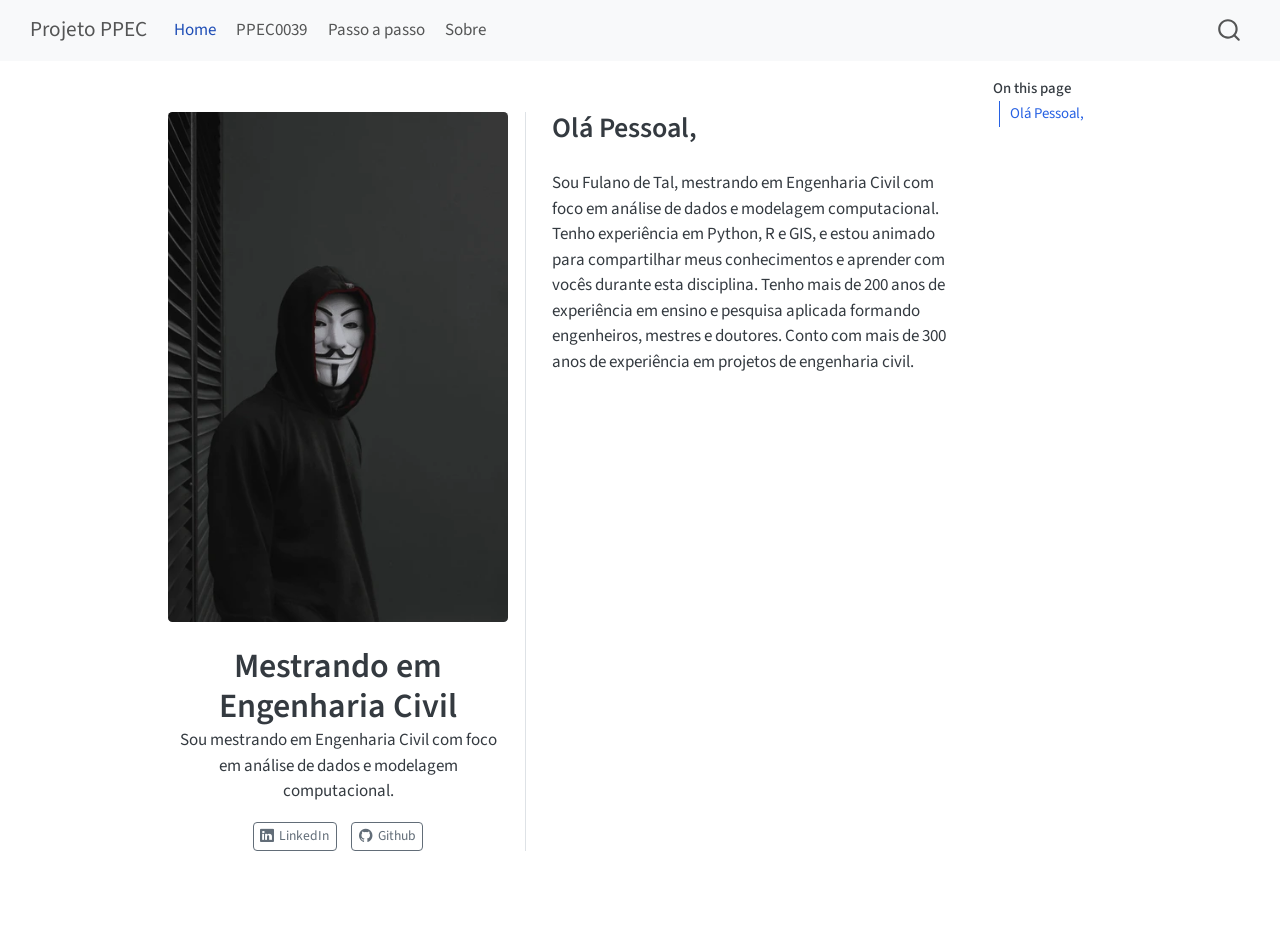
<file: index.html>
<!DOCTYPE html>
<html xmlns="http://www.w3.org/1999/xhtml" lang="en" xml:lang="en"><head>

<meta charset="utf-8">
<meta name="generator" content="quarto-1.9.37">

<meta name="viewport" content="width=device-width, initial-scale=1.0, user-scalable=yes">

<meta name="description" content="Sou mestrando em Engenharia Civil com foco em análise de dados e modelagem computacional.">

<title>Mestrando em Engenharia Civil – Projeto PPEC</title>
<style>
/* Default styles provided by pandoc.
** See https://pandoc.org/MANUAL.html#variables-for-html for config info.
*/
code{white-space: pre-wrap;}
span.smallcaps{font-variant: small-caps;}
div.columns{display: flex; gap: min(4vw, 1.5em);}
div.column{flex: auto; overflow-x: auto;}
div.hanging-indent{margin-left: 1.5em; text-indent: -1.5em;}
ul.task-list{list-style: none;}
ul.task-list li input[type="checkbox"] {
  width: 0.8em;
  margin: 0 0.8em 0.2em -1em; /* quarto-specific, see https://github.com/quarto-dev/quarto-cli/issues/4556 */ 
  vertical-align: middle;
}
</style>


<script src="site_libs/quarto-nav/quarto-nav.js"></script>
<script src="site_libs/quarto-nav/headroom.min.js"></script>
<script src="site_libs/clipboard/clipboard.min.js"></script>
<script src="site_libs/quarto-search/autocomplete.umd.js"></script>
<script src="site_libs/quarto-search/fuse.min.js"></script>
<script src="site_libs/quarto-search/quarto-search.js"></script>
<meta name="quarto:offset" content="./">
<script src="site_libs/quarto-html/quarto.js" type="module"></script>
<script src="site_libs/quarto-html/tabsets/tabsets.js" type="module"></script>
<script src="site_libs/quarto-html/popper.min.js"></script>
<script src="site_libs/quarto-html/tippy.umd.min.js"></script>
<link href="site_libs/quarto-html/tippy.css" rel="stylesheet">
<link href="site_libs/quarto-html/quarto-syntax-highlighting-7f8f88aac4f3542376d5c11b86a4c14d.css" rel="stylesheet" id="quarto-text-highlighting-styles">
<script src="site_libs/bootstrap/bootstrap.min.js"></script>
<link href="site_libs/bootstrap/bootstrap-icons.css" rel="stylesheet">
<link href="site_libs/bootstrap/bootstrap-a0f9fd0d421825b736dc1bbcbcba2219.min.css" rel="stylesheet" append-hash="true" id="quarto-bootstrap" data-mode="light">
<script id="quarto-search-options" type="application/json">{
  "location": "navbar",
  "copy-button": false,
  "collapse-after": 3,
  "panel-placement": "end",
  "type": "overlay",
  "limit": 50,
  "keyboard-shortcut": [
    "f",
    "/",
    "s"
  ],
  "show-item-context": false,
  "language": {
    "search-no-results-text": "No results",
    "search-matching-documents-text": "matching documents",
    "search-copy-link-title": "Copy link to search",
    "search-hide-matches-text": "Hide additional matches",
    "search-more-match-text": "more match in this document",
    "search-more-matches-text": "more matches in this document",
    "search-clear-button-title": "Clear",
    "search-text-placeholder": "",
    "search-detached-cancel-button-title": "Cancel",
    "search-submit-button-title": "Submit",
    "search-label": "Search"
  }
}</script>


<link rel="stylesheet" href="styles.css">
</head>

<body class="nav-fixed quarto-light">

<div id="quarto-search-results"></div>
  <header id="quarto-header" class="headroom fixed-top">
    <nav class="navbar navbar-expand-lg " data-bs-theme="dark">
      <div class="navbar-container container-fluid">
      <div class="navbar-brand-container mx-auto">
    <a class="navbar-brand" href="./index.html">
    <span class="navbar-title">Projeto PPEC</span>
    </a>
  </div>
            <div id="quarto-search" class="" title="Search"></div>
          <button class="navbar-toggler" type="button" data-bs-toggle="collapse" data-bs-target="#navbarCollapse" aria-controls="navbarCollapse" role="menu" aria-expanded="false" aria-label="Toggle navigation" onclick="if (window.quartoToggleHeadroom) { window.quartoToggleHeadroom(); }">
  <span class="navbar-toggler-icon"></span>
</button>
          <div class="collapse navbar-collapse" id="navbarCollapse">
            <ul class="navbar-nav navbar-nav-scroll me-auto">
  <li class="nav-item">
    <a class="nav-link active" href="./index.html" aria-current="page"> 
<span class="menu-text">Home</span></a>
  </li>  
  <li class="nav-item">
    <a class="nav-link" href="./lista_disciplina.html"> 
<span class="menu-text">PPEC0039</span></a>
  </li>  
  <li class="nav-item">
    <a class="nav-link" href="./passo-a-passo.html"> 
<span class="menu-text">Passo a passo</span></a>
  </li>  
  <li class="nav-item">
    <a class="nav-link" href="./about.html"> 
<span class="menu-text">Sobre</span></a>
  </li>  
</ul>
          </div> <!-- /navcollapse -->
            <div class="quarto-navbar-tools">
</div>
      </div> <!-- /container-fluid -->
    </nav>
</header>
<!-- content -->
<div id="quarto-content" class="quarto-container page-columns page-rows-contents page-layout-article page-navbar">
<!-- sidebar -->
<!-- margin-sidebar -->
    <div id="quarto-margin-sidebar" class="sidebar margin-sidebar">
        <nav id="TOC" role="doc-toc" class="toc-active">
    <h2 id="toc-title">On this page</h2>
  <ul>
  <li><a href="#olá-pessoal" id="toc-olá-pessoal" class="nav-link active" data-scroll-target="#olá-pessoal">Olá Pessoal,</a></li>
  </ul>
</nav>
    </div>
<!-- main -->
<div class="quarto-about-trestles">
  <div class="about-entity">
    <img src="aluno.webp" class="about-image
  rounded " style="width: 20em;">
<header id="title-block-header" class="quarto-title-block default">
<div class="quarto-title">
<h1 class="title">Mestrando em Engenharia Civil</h1>
</div>
<div>
  <div class="description">
    Sou mestrando em Engenharia Civil com foco em análise de dados e modelagem computacional.
  </div>
</div>
<div class="quarto-title-meta">
  </div>
</header>
    <div class="about-links">
  <a href="https://www.linkedin.com/in/alixandrini/" class="about-link" rel="" target="">
    <i class="bi bi-linkedin"></i>
     <span class="about-link-text">LinkedIn</span>
  </a>
  <a href="https://www.github.com/alixandrini" class="about-link" rel="" target="">
    <i class="bi bi-github"></i>
     <span class="about-link-text">Github</span>
  </a>
</div>
  </div>
  <div class="about-contents"><main class="content" id="quarto-document-content">

<section id="olá-pessoal" class="level2">
<h2 data-anchor-id="olá-pessoal">Olá Pessoal,</h2>
<p>Sou Fulano de Tal, mestrando em Engenharia Civil com foco em análise de dados e modelagem computacional. Tenho experiência em Python, R e GIS, e estou animado para compartilhar meus conhecimentos e aprender com vocês durante esta disciplina. Tenho mais de 200 anos de experiência em ensino e pesquisa aplicada formando engenheiros, mestres e doutores. Conto com mais de 300 anos de experiência em projetos de engenharia civil.</p>


</section>
</main></div>
</div>
 <!-- /main -->
<script id="quarto-html-after-body" type="application/javascript">
  window.document.addEventListener("DOMContentLoaded", function (event) {
    const isCodeAnnotation = (el) => {
      for (const clz of el.classList) {
        if (clz.startsWith('code-annotation-')) {                     
          return true;
        }
      }
      return false;
    }
    const onCopySuccess = function(e) {
      // button target
      const button = e.trigger;
      // don't keep focus
      button.blur();
      // flash "checked"
      button.classList.add('code-copy-button-checked');
      var currentTitle = button.getAttribute("title");
      button.setAttribute("title", "Copied!");
      let tooltip;
      if (window.bootstrap) {
        button.setAttribute("data-bs-toggle", "tooltip");
        button.setAttribute("data-bs-placement", "left");
        button.setAttribute("data-bs-title", "Copied!");
        tooltip = new bootstrap.Tooltip(button, 
          { trigger: "manual", 
            customClass: "code-copy-button-tooltip",
            offset: [0, -8]});
        tooltip.show();    
      }
      setTimeout(function() {
        if (tooltip) {
          tooltip.hide();
          button.removeAttribute("data-bs-title");
          button.removeAttribute("data-bs-toggle");
          button.removeAttribute("data-bs-placement");
        }
        button.setAttribute("title", currentTitle);
        button.classList.remove('code-copy-button-checked');
      }, 1000);
      // clear code selection
      e.clearSelection();
    }
    const getTextToCopy = function(trigger) {
      const outerScaffold = trigger.parentElement.cloneNode(true);
      const codeEl = outerScaffold.querySelector('code');
      for (const childEl of codeEl.children) {
        if (isCodeAnnotation(childEl)) {
          childEl.remove();
        }
      }
      return codeEl.innerText;
    }
    const clipboard = new window.ClipboardJS('.code-copy-button:not([data-in-quarto-modal])', {
      text: getTextToCopy
    });
    clipboard.on('success', onCopySuccess);
    if (window.document.getElementById('quarto-embedded-source-code-modal')) {
      const clipboardModal = new window.ClipboardJS('.code-copy-button[data-in-quarto-modal]', {
        text: getTextToCopy,
        container: window.document.getElementById('quarto-embedded-source-code-modal')
      });
      clipboardModal.on('success', onCopySuccess);
    }
      var localhostRegex = new RegExp(/^(?:http|https):\/\/localhost\:?[0-9]*\//);
      var mailtoRegex = new RegExp(/^mailto:/);
        var filterRegex = new RegExp('/' + window.location.host + '/');
      var isInternal = (href) => {
          return filterRegex.test(href) || localhostRegex.test(href) || mailtoRegex.test(href);
      }
      // Inspect non-navigation links and adorn them if external
     var links = window.document.querySelectorAll('a[href]:not(.nav-link):not(.navbar-brand):not(.toc-action):not(.sidebar-link):not(.sidebar-item-toggle):not(.pagination-link):not(.no-external):not([aria-hidden]):not(.dropdown-item):not(.quarto-navigation-tool):not(.about-link)');
      for (var i=0; i<links.length; i++) {
        const link = links[i];
        if (!isInternal(link.href)) {
          // undo the damage that might have been done by quarto-nav.js in the case of
          // links that we want to consider external
          if (link.dataset.originalHref !== undefined) {
            link.href = link.dataset.originalHref;
          }
        }
      }
    function tippyHover(el, contentFn, onTriggerFn, onUntriggerFn) {
      const config = {
        allowHTML: true,
        maxWidth: 500,
        delay: 100,
        arrow: false,
        appendTo: function(el) {
            return el.parentElement;
        },
        interactive: true,
        interactiveBorder: 10,
        theme: 'quarto',
        placement: 'bottom-start',
      };
      if (contentFn) {
        config.content = contentFn;
      }
      if (onTriggerFn) {
        config.onTrigger = onTriggerFn;
      }
      if (onUntriggerFn) {
        config.onUntrigger = onUntriggerFn;
      }
      window.tippy(el, config); 
    }
    const noterefs = window.document.querySelectorAll('a[role="doc-noteref"]');
    for (var i=0; i<noterefs.length; i++) {
      const ref = noterefs[i];
      tippyHover(ref, function() {
        // use id or data attribute instead here
        let href = ref.getAttribute('data-footnote-href') || ref.getAttribute('href');
        try { href = new URL(href).hash; } catch {}
        const id = href.replace(/^#\/?/, "");
        const note = window.document.getElementById(id);
        if (note) {
          return note.innerHTML;
        } else {
          return "";
        }
      });
    }
    const xrefs = window.document.querySelectorAll('a.quarto-xref');
    const processXRef = (id, note) => {
      // Strip column container classes
      const stripColumnClz = (el) => {
        el.classList.remove("page-full", "page-columns");
        if (el.children) {
          for (const child of el.children) {
            stripColumnClz(child);
          }
        }
      }
      stripColumnClz(note)
      if (id === null || id.startsWith('sec-')) {
        // Special case sections, only their first couple elements
        const container = document.createElement("div");
        if (note.children && note.children.length > 2) {
          container.appendChild(note.children[0].cloneNode(true));
          for (let i = 1; i < note.children.length; i++) {
            const child = note.children[i];
            if (child.tagName === "P" && child.innerText === "") {
              continue;
            } else {
              container.appendChild(child.cloneNode(true));
              break;
            }
          }
          if (window.Quarto?.typesetMath) {
            window.Quarto.typesetMath(container);
          }
          return container.innerHTML
        } else {
          if (window.Quarto?.typesetMath) {
            window.Quarto.typesetMath(note);
          }
          return note.innerHTML;
        }
      } else {
        // Remove any anchor links if they are present
        const anchorLink = note.querySelector('a.anchorjs-link');
        if (anchorLink) {
          anchorLink.remove();
        }
        if (window.Quarto?.typesetMath) {
          window.Quarto.typesetMath(note);
        }
        if (note.classList.contains("callout")) {
          return note.outerHTML;
        } else {
          return note.innerHTML;
        }
      }
    }
    for (var i=0; i<xrefs.length; i++) {
      const xref = xrefs[i];
      tippyHover(xref, undefined, function(instance) {
        instance.disable();
        let url = xref.getAttribute('href');
        let hash = undefined; 
        if (url.startsWith('#')) {
          hash = url;
        } else {
          try { hash = new URL(url).hash; } catch {}
        }
        if (hash) {
          const id = hash.replace(/^#\/?/, "");
          const note = window.document.getElementById(id);
          if (note !== null) {
            try {
              const html = processXRef(id, note.cloneNode(true));
              instance.setContent(html);
            } finally {
              instance.enable();
              instance.show();
            }
          } else {
            // See if we can fetch this
            fetch(url.split('#')[0])
            .then(res => res.text())
            .then(html => {
              const parser = new DOMParser();
              const htmlDoc = parser.parseFromString(html, "text/html");
              const note = htmlDoc.getElementById(id);
              if (note !== null) {
                const html = processXRef(id, note);
                instance.setContent(html);
              } 
            }).finally(() => {
              instance.enable();
              instance.show();
            });
          }
        } else {
          // See if we can fetch a full url (with no hash to target)
          // This is a special case and we should probably do some content thinning / targeting
          fetch(url)
          .then(res => res.text())
          .then(html => {
            const parser = new DOMParser();
            const htmlDoc = parser.parseFromString(html, "text/html");
            const note = htmlDoc.querySelector('main.content');
            if (note !== null) {
              // This should only happen for chapter cross references
              // (since there is no id in the URL)
              // remove the first header
              if (note.children.length > 0 && note.children[0].tagName === "HEADER") {
                note.children[0].remove();
              }
              const html = processXRef(null, note);
              instance.setContent(html);
            } 
          }).finally(() => {
            instance.enable();
            instance.show();
          });
        }
      }, function(instance) {
      });
    }
        let selectedAnnoteEl;
        const selectorForAnnotation = ( cell, annotation) => {
          let cellAttr = 'data-code-cell="' + cell + '"';
          let lineAttr = 'data-code-annotation="' +  annotation + '"';
          const selector = 'span[' + cellAttr + '][' + lineAttr + ']';
          return selector;
        }
        const selectCodeLines = (annoteEl) => {
          const doc = window.document;
          const targetCell = annoteEl.getAttribute("data-target-cell");
          const targetAnnotation = annoteEl.getAttribute("data-target-annotation");
          const annoteSpan = window.document.querySelector(selectorForAnnotation(targetCell, targetAnnotation));
          const lines = annoteSpan.getAttribute("data-code-lines").split(",");
          const lineIds = lines.map((line) => {
            return targetCell + "-" + line;
          })
          let top = null;
          let height = null;
          let parent = null;
          if (lineIds.length > 0) {
              //compute the position of the single el (top and bottom and make a div)
              const el = window.document.getElementById(lineIds[0]);
              top = el.offsetTop;
              height = el.offsetHeight;
              parent = el.parentElement.parentElement;
            if (lineIds.length > 1) {
              const lastEl = window.document.getElementById(lineIds[lineIds.length - 1]);
              const bottom = lastEl.offsetTop + lastEl.offsetHeight;
              height = bottom - top;
            }
            if (top !== null && height !== null && parent !== null) {
              // cook up a div (if necessary) and position it 
              let div = window.document.getElementById("code-annotation-line-highlight");
              if (div === null) {
                div = window.document.createElement("div");
                div.setAttribute("id", "code-annotation-line-highlight");
                div.style.position = 'absolute';
                parent.appendChild(div);
              }
              div.style.top = top - 2 + "px";
              div.style.height = height + 4 + "px";
              div.style.left = 0;
              let gutterDiv = window.document.getElementById("code-annotation-line-highlight-gutter");
              if (gutterDiv === null) {
                gutterDiv = window.document.createElement("div");
                gutterDiv.setAttribute("id", "code-annotation-line-highlight-gutter");
                gutterDiv.style.position = 'absolute';
                const codeCell = window.document.getElementById(targetCell);
                const gutter = codeCell.querySelector('.code-annotation-gutter');
                gutter.appendChild(gutterDiv);
              }
              gutterDiv.style.top = top - 2 + "px";
              gutterDiv.style.height = height + 4 + "px";
            }
            selectedAnnoteEl = annoteEl;
          }
        };
        const unselectCodeLines = () => {
          const elementsIds = ["code-annotation-line-highlight", "code-annotation-line-highlight-gutter"];
          elementsIds.forEach((elId) => {
            const div = window.document.getElementById(elId);
            if (div) {
              div.remove();
            }
          });
          selectedAnnoteEl = undefined;
        };
          // Handle positioning of the toggle
      window.addEventListener(
        "resize",
        throttle(() => {
          elRect = undefined;
          if (selectedAnnoteEl) {
            selectCodeLines(selectedAnnoteEl);
          }
        }, 10)
      );
      function throttle(fn, ms) {
      let throttle = false;
      let timer;
        return (...args) => {
          if(!throttle) { // first call gets through
              fn.apply(this, args);
              throttle = true;
          } else { // all the others get throttled
              if(timer) clearTimeout(timer); // cancel #2
              timer = setTimeout(() => {
                fn.apply(this, args);
                timer = throttle = false;
              }, ms);
          }
        };
      }
        // Attach click handler to the DT
        const annoteDls = window.document.querySelectorAll('dt[data-target-cell]');
        for (const annoteDlNode of annoteDls) {
          annoteDlNode.addEventListener('click', (event) => {
            const clickedEl = event.target;
            if (clickedEl !== selectedAnnoteEl) {
              unselectCodeLines();
              const activeEl = window.document.querySelector('dt[data-target-cell].code-annotation-active');
              if (activeEl) {
                activeEl.classList.remove('code-annotation-active');
              }
              selectCodeLines(clickedEl);
              clickedEl.classList.add('code-annotation-active');
            } else {
              // Unselect the line
              unselectCodeLines();
              clickedEl.classList.remove('code-annotation-active');
            }
          });
        }
    const findCites = (el) => {
      const parentEl = el.parentElement;
      if (parentEl) {
        const cites = parentEl.dataset.cites;
        if (cites) {
          return {
            el,
            cites: cites.split(' ')
          };
        } else {
          return findCites(el.parentElement)
        }
      } else {
        return undefined;
      }
    };
    var bibliorefs = window.document.querySelectorAll('a[role="doc-biblioref"]');
    for (var i=0; i<bibliorefs.length; i++) {
      const ref = bibliorefs[i];
      const citeInfo = findCites(ref);
      if (citeInfo) {
        tippyHover(citeInfo.el, function() {
          var popup = window.document.createElement('div');
          citeInfo.cites.forEach(function(cite) {
            var citeDiv = window.document.createElement('div');
            citeDiv.classList.add('hanging-indent');
            citeDiv.classList.add('csl-entry');
            var biblioDiv = window.document.getElementById('ref-' + cite);
            if (biblioDiv) {
              citeDiv.innerHTML = biblioDiv.innerHTML;
            }
            popup.appendChild(citeDiv);
          });
          return popup.innerHTML;
        });
      }
    }
  });
  </script>
</div> <!-- /content -->




</body></html>
</file>
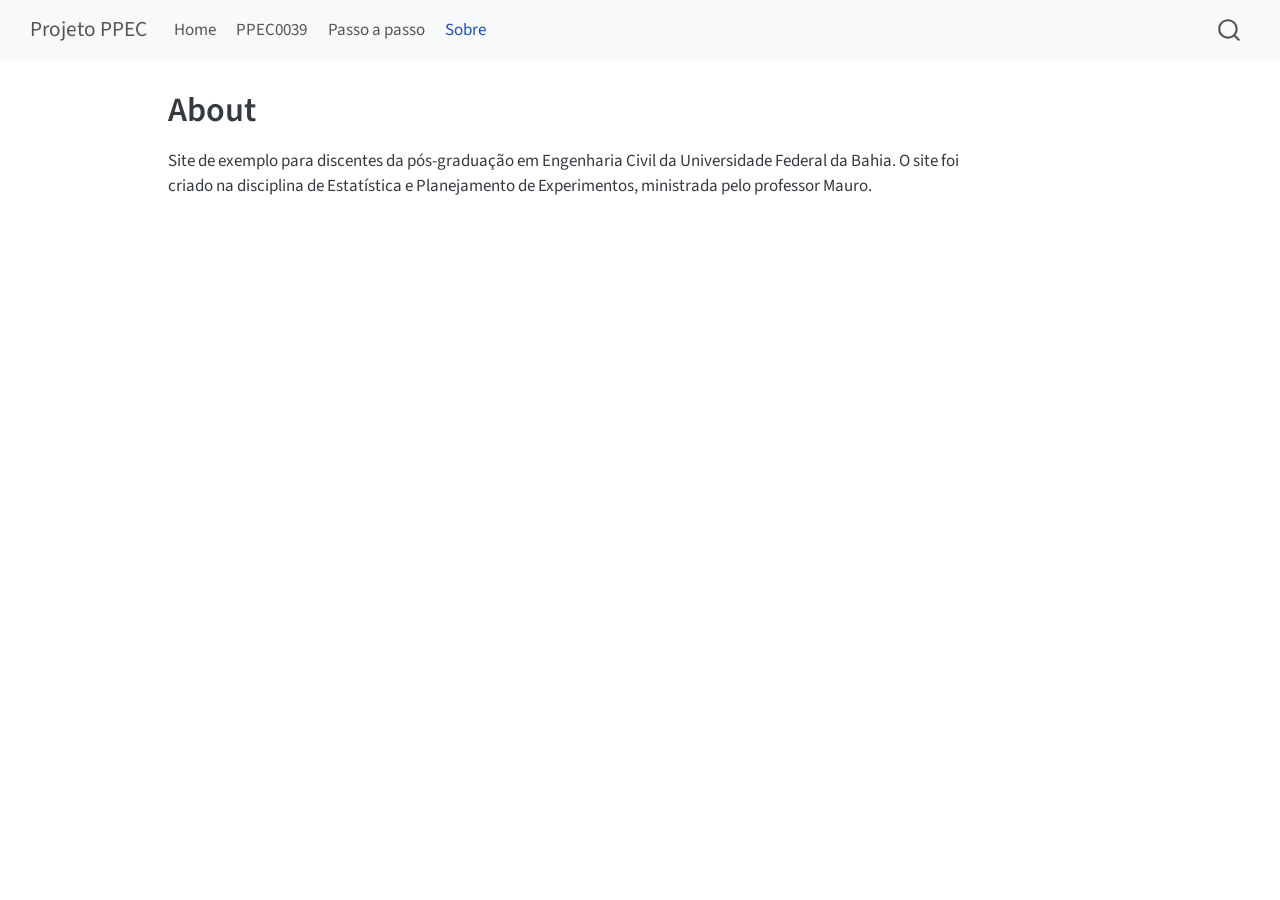
<file: about.html>
<!DOCTYPE html>
<html xmlns="http://www.w3.org/1999/xhtml" lang="en" xml:lang="en"><head>

<meta charset="utf-8">
<meta name="generator" content="quarto-1.9.37">

<meta name="viewport" content="width=device-width, initial-scale=1.0, user-scalable=yes">


<title>About – Projeto PPEC</title>
<style>
/* Default styles provided by pandoc.
** See https://pandoc.org/MANUAL.html#variables-for-html for config info.
*/
code{white-space: pre-wrap;}
span.smallcaps{font-variant: small-caps;}
div.columns{display: flex; gap: min(4vw, 1.5em);}
div.column{flex: auto; overflow-x: auto;}
div.hanging-indent{margin-left: 1.5em; text-indent: -1.5em;}
ul.task-list{list-style: none;}
ul.task-list li input[type="checkbox"] {
  width: 0.8em;
  margin: 0 0.8em 0.2em -1em; /* quarto-specific, see https://github.com/quarto-dev/quarto-cli/issues/4556 */ 
  vertical-align: middle;
}
</style>


<script src="site_libs/quarto-nav/quarto-nav.js"></script>
<script src="site_libs/quarto-nav/headroom.min.js"></script>
<script src="site_libs/clipboard/clipboard.min.js"></script>
<script src="site_libs/quarto-search/autocomplete.umd.js"></script>
<script src="site_libs/quarto-search/fuse.min.js"></script>
<script src="site_libs/quarto-search/quarto-search.js"></script>
<meta name="quarto:offset" content="./">
<script src="site_libs/quarto-html/quarto.js" type="module"></script>
<script src="site_libs/quarto-html/tabsets/tabsets.js" type="module"></script>
<script src="site_libs/quarto-html/popper.min.js"></script>
<script src="site_libs/quarto-html/tippy.umd.min.js"></script>
<script src="site_libs/quarto-html/anchor.min.js"></script>
<link href="site_libs/quarto-html/tippy.css" rel="stylesheet">
<link href="site_libs/quarto-html/quarto-syntax-highlighting-7f8f88aac4f3542376d5c11b86a4c14d.css" rel="stylesheet" id="quarto-text-highlighting-styles">
<script src="site_libs/bootstrap/bootstrap.min.js"></script>
<link href="site_libs/bootstrap/bootstrap-icons.css" rel="stylesheet">
<link href="site_libs/bootstrap/bootstrap-a0f9fd0d421825b736dc1bbcbcba2219.min.css" rel="stylesheet" append-hash="true" id="quarto-bootstrap" data-mode="light">
<script id="quarto-search-options" type="application/json">{
  "location": "navbar",
  "copy-button": false,
  "collapse-after": 3,
  "panel-placement": "end",
  "type": "overlay",
  "limit": 50,
  "keyboard-shortcut": [
    "f",
    "/",
    "s"
  ],
  "show-item-context": false,
  "language": {
    "search-no-results-text": "No results",
    "search-matching-documents-text": "matching documents",
    "search-copy-link-title": "Copy link to search",
    "search-hide-matches-text": "Hide additional matches",
    "search-more-match-text": "more match in this document",
    "search-more-matches-text": "more matches in this document",
    "search-clear-button-title": "Clear",
    "search-text-placeholder": "",
    "search-detached-cancel-button-title": "Cancel",
    "search-submit-button-title": "Submit",
    "search-label": "Search"
  }
}</script>


<link rel="stylesheet" href="styles.css">
</head>

<body class="nav-fixed quarto-light">

<div id="quarto-search-results"></div>
  <header id="quarto-header" class="headroom fixed-top">
    <nav class="navbar navbar-expand-lg " data-bs-theme="dark">
      <div class="navbar-container container-fluid">
      <div class="navbar-brand-container mx-auto">
    <a class="navbar-brand" href="./index.html">
    <span class="navbar-title">Projeto PPEC</span>
    </a>
  </div>
            <div id="quarto-search" class="" title="Search"></div>
          <button class="navbar-toggler" type="button" data-bs-toggle="collapse" data-bs-target="#navbarCollapse" aria-controls="navbarCollapse" role="menu" aria-expanded="false" aria-label="Toggle navigation" onclick="if (window.quartoToggleHeadroom) { window.quartoToggleHeadroom(); }">
  <span class="navbar-toggler-icon"></span>
</button>
          <div class="collapse navbar-collapse" id="navbarCollapse">
            <ul class="navbar-nav navbar-nav-scroll me-auto">
  <li class="nav-item">
    <a class="nav-link" href="./index.html"> 
<span class="menu-text">Home</span></a>
  </li>  
  <li class="nav-item">
    <a class="nav-link" href="./lista_disciplina.html"> 
<span class="menu-text">PPEC0039</span></a>
  </li>  
  <li class="nav-item">
    <a class="nav-link" href="./passo-a-passo.html"> 
<span class="menu-text">Passo a passo</span></a>
  </li>  
  <li class="nav-item">
    <a class="nav-link active" href="./about.html" aria-current="page"> 
<span class="menu-text">Sobre</span></a>
  </li>  
</ul>
          </div> <!-- /navcollapse -->
            <div class="quarto-navbar-tools">
</div>
      </div> <!-- /container-fluid -->
    </nav>
</header>
<!-- content -->
<div id="quarto-content" class="quarto-container page-columns page-rows-contents page-layout-article page-navbar">
<!-- sidebar -->
<!-- margin-sidebar -->
    <div id="quarto-margin-sidebar" class="sidebar margin-sidebar zindex-bottom">
        
    </div>
<!-- main -->
<main class="content" id="quarto-document-content">

<header id="title-block-header" class="quarto-title-block default">
<div class="quarto-title">
<h1 class="title">About</h1>
</div>



<div class="quarto-title-meta">

    
  
    
  </div>
  


</header>


<p>Site de exemplo para discentes da pós-graduação em Engenharia Civil da Universidade Federal da Bahia. O site foi criado na disciplina de Estatística e Planejamento de Experimentos, ministrada pelo professor Mauro.</p>



</main> <!-- /main -->
<script id="quarto-html-after-body" type="application/javascript">
  window.document.addEventListener("DOMContentLoaded", function (event) {
    const icon = "";
    const anchorJS = new window.AnchorJS();
    anchorJS.options = {
      placement: 'right',
      icon: icon
    };
    anchorJS.add('.anchored');
    const isCodeAnnotation = (el) => {
      for (const clz of el.classList) {
        if (clz.startsWith('code-annotation-')) {                     
          return true;
        }
      }
      return false;
    }
    const onCopySuccess = function(e) {
      // button target
      const button = e.trigger;
      // don't keep focus
      button.blur();
      // flash "checked"
      button.classList.add('code-copy-button-checked');
      var currentTitle = button.getAttribute("title");
      button.setAttribute("title", "Copied!");
      let tooltip;
      if (window.bootstrap) {
        button.setAttribute("data-bs-toggle", "tooltip");
        button.setAttribute("data-bs-placement", "left");
        button.setAttribute("data-bs-title", "Copied!");
        tooltip = new bootstrap.Tooltip(button, 
          { trigger: "manual", 
            customClass: "code-copy-button-tooltip",
            offset: [0, -8]});
        tooltip.show();    
      }
      setTimeout(function() {
        if (tooltip) {
          tooltip.hide();
          button.removeAttribute("data-bs-title");
          button.removeAttribute("data-bs-toggle");
          button.removeAttribute("data-bs-placement");
        }
        button.setAttribute("title", currentTitle);
        button.classList.remove('code-copy-button-checked');
      }, 1000);
      // clear code selection
      e.clearSelection();
    }
    const getTextToCopy = function(trigger) {
      const outerScaffold = trigger.parentElement.cloneNode(true);
      const codeEl = outerScaffold.querySelector('code');
      for (const childEl of codeEl.children) {
        if (isCodeAnnotation(childEl)) {
          childEl.remove();
        }
      }
      return codeEl.innerText;
    }
    const clipboard = new window.ClipboardJS('.code-copy-button:not([data-in-quarto-modal])', {
      text: getTextToCopy
    });
    clipboard.on('success', onCopySuccess);
    if (window.document.getElementById('quarto-embedded-source-code-modal')) {
      const clipboardModal = new window.ClipboardJS('.code-copy-button[data-in-quarto-modal]', {
        text: getTextToCopy,
        container: window.document.getElementById('quarto-embedded-source-code-modal')
      });
      clipboardModal.on('success', onCopySuccess);
    }
      var localhostRegex = new RegExp(/^(?:http|https):\/\/localhost\:?[0-9]*\//);
      var mailtoRegex = new RegExp(/^mailto:/);
        var filterRegex = new RegExp('/' + window.location.host + '/');
      var isInternal = (href) => {
          return filterRegex.test(href) || localhostRegex.test(href) || mailtoRegex.test(href);
      }
      // Inspect non-navigation links and adorn them if external
     var links = window.document.querySelectorAll('a[href]:not(.nav-link):not(.navbar-brand):not(.toc-action):not(.sidebar-link):not(.sidebar-item-toggle):not(.pagination-link):not(.no-external):not([aria-hidden]):not(.dropdown-item):not(.quarto-navigation-tool):not(.about-link)');
      for (var i=0; i<links.length; i++) {
        const link = links[i];
        if (!isInternal(link.href)) {
          // undo the damage that might have been done by quarto-nav.js in the case of
          // links that we want to consider external
          if (link.dataset.originalHref !== undefined) {
            link.href = link.dataset.originalHref;
          }
        }
      }
    function tippyHover(el, contentFn, onTriggerFn, onUntriggerFn) {
      const config = {
        allowHTML: true,
        maxWidth: 500,
        delay: 100,
        arrow: false,
        appendTo: function(el) {
            return el.parentElement;
        },
        interactive: true,
        interactiveBorder: 10,
        theme: 'quarto',
        placement: 'bottom-start',
      };
      if (contentFn) {
        config.content = contentFn;
      }
      if (onTriggerFn) {
        config.onTrigger = onTriggerFn;
      }
      if (onUntriggerFn) {
        config.onUntrigger = onUntriggerFn;
      }
      window.tippy(el, config); 
    }
    const noterefs = window.document.querySelectorAll('a[role="doc-noteref"]');
    for (var i=0; i<noterefs.length; i++) {
      const ref = noterefs[i];
      tippyHover(ref, function() {
        // use id or data attribute instead here
        let href = ref.getAttribute('data-footnote-href') || ref.getAttribute('href');
        try { href = new URL(href).hash; } catch {}
        const id = href.replace(/^#\/?/, "");
        const note = window.document.getElementById(id);
        if (note) {
          return note.innerHTML;
        } else {
          return "";
        }
      });
    }
    const xrefs = window.document.querySelectorAll('a.quarto-xref');
    const processXRef = (id, note) => {
      // Strip column container classes
      const stripColumnClz = (el) => {
        el.classList.remove("page-full", "page-columns");
        if (el.children) {
          for (const child of el.children) {
            stripColumnClz(child);
          }
        }
      }
      stripColumnClz(note)
      if (id === null || id.startsWith('sec-')) {
        // Special case sections, only their first couple elements
        const container = document.createElement("div");
        if (note.children && note.children.length > 2) {
          container.appendChild(note.children[0].cloneNode(true));
          for (let i = 1; i < note.children.length; i++) {
            const child = note.children[i];
            if (child.tagName === "P" && child.innerText === "") {
              continue;
            } else {
              container.appendChild(child.cloneNode(true));
              break;
            }
          }
          if (window.Quarto?.typesetMath) {
            window.Quarto.typesetMath(container);
          }
          return container.innerHTML
        } else {
          if (window.Quarto?.typesetMath) {
            window.Quarto.typesetMath(note);
          }
          return note.innerHTML;
        }
      } else {
        // Remove any anchor links if they are present
        const anchorLink = note.querySelector('a.anchorjs-link');
        if (anchorLink) {
          anchorLink.remove();
        }
        if (window.Quarto?.typesetMath) {
          window.Quarto.typesetMath(note);
        }
        if (note.classList.contains("callout")) {
          return note.outerHTML;
        } else {
          return note.innerHTML;
        }
      }
    }
    for (var i=0; i<xrefs.length; i++) {
      const xref = xrefs[i];
      tippyHover(xref, undefined, function(instance) {
        instance.disable();
        let url = xref.getAttribute('href');
        let hash = undefined; 
        if (url.startsWith('#')) {
          hash = url;
        } else {
          try { hash = new URL(url).hash; } catch {}
        }
        if (hash) {
          const id = hash.replace(/^#\/?/, "");
          const note = window.document.getElementById(id);
          if (note !== null) {
            try {
              const html = processXRef(id, note.cloneNode(true));
              instance.setContent(html);
            } finally {
              instance.enable();
              instance.show();
            }
          } else {
            // See if we can fetch this
            fetch(url.split('#')[0])
            .then(res => res.text())
            .then(html => {
              const parser = new DOMParser();
              const htmlDoc = parser.parseFromString(html, "text/html");
              const note = htmlDoc.getElementById(id);
              if (note !== null) {
                const html = processXRef(id, note);
                instance.setContent(html);
              } 
            }).finally(() => {
              instance.enable();
              instance.show();
            });
          }
        } else {
          // See if we can fetch a full url (with no hash to target)
          // This is a special case and we should probably do some content thinning / targeting
          fetch(url)
          .then(res => res.text())
          .then(html => {
            const parser = new DOMParser();
            const htmlDoc = parser.parseFromString(html, "text/html");
            const note = htmlDoc.querySelector('main.content');
            if (note !== null) {
              // This should only happen for chapter cross references
              // (since there is no id in the URL)
              // remove the first header
              if (note.children.length > 0 && note.children[0].tagName === "HEADER") {
                note.children[0].remove();
              }
              const html = processXRef(null, note);
              instance.setContent(html);
            } 
          }).finally(() => {
            instance.enable();
            instance.show();
          });
        }
      }, function(instance) {
      });
    }
        let selectedAnnoteEl;
        const selectorForAnnotation = ( cell, annotation) => {
          let cellAttr = 'data-code-cell="' + cell + '"';
          let lineAttr = 'data-code-annotation="' +  annotation + '"';
          const selector = 'span[' + cellAttr + '][' + lineAttr + ']';
          return selector;
        }
        const selectCodeLines = (annoteEl) => {
          const doc = window.document;
          const targetCell = annoteEl.getAttribute("data-target-cell");
          const targetAnnotation = annoteEl.getAttribute("data-target-annotation");
          const annoteSpan = window.document.querySelector(selectorForAnnotation(targetCell, targetAnnotation));
          const lines = annoteSpan.getAttribute("data-code-lines").split(",");
          const lineIds = lines.map((line) => {
            return targetCell + "-" + line;
          })
          let top = null;
          let height = null;
          let parent = null;
          if (lineIds.length > 0) {
              //compute the position of the single el (top and bottom and make a div)
              const el = window.document.getElementById(lineIds[0]);
              top = el.offsetTop;
              height = el.offsetHeight;
              parent = el.parentElement.parentElement;
            if (lineIds.length > 1) {
              const lastEl = window.document.getElementById(lineIds[lineIds.length - 1]);
              const bottom = lastEl.offsetTop + lastEl.offsetHeight;
              height = bottom - top;
            }
            if (top !== null && height !== null && parent !== null) {
              // cook up a div (if necessary) and position it 
              let div = window.document.getElementById("code-annotation-line-highlight");
              if (div === null) {
                div = window.document.createElement("div");
                div.setAttribute("id", "code-annotation-line-highlight");
                div.style.position = 'absolute';
                parent.appendChild(div);
              }
              div.style.top = top - 2 + "px";
              div.style.height = height + 4 + "px";
              div.style.left = 0;
              let gutterDiv = window.document.getElementById("code-annotation-line-highlight-gutter");
              if (gutterDiv === null) {
                gutterDiv = window.document.createElement("div");
                gutterDiv.setAttribute("id", "code-annotation-line-highlight-gutter");
                gutterDiv.style.position = 'absolute';
                const codeCell = window.document.getElementById(targetCell);
                const gutter = codeCell.querySelector('.code-annotation-gutter');
                gutter.appendChild(gutterDiv);
              }
              gutterDiv.style.top = top - 2 + "px";
              gutterDiv.style.height = height + 4 + "px";
            }
            selectedAnnoteEl = annoteEl;
          }
        };
        const unselectCodeLines = () => {
          const elementsIds = ["code-annotation-line-highlight", "code-annotation-line-highlight-gutter"];
          elementsIds.forEach((elId) => {
            const div = window.document.getElementById(elId);
            if (div) {
              div.remove();
            }
          });
          selectedAnnoteEl = undefined;
        };
          // Handle positioning of the toggle
      window.addEventListener(
        "resize",
        throttle(() => {
          elRect = undefined;
          if (selectedAnnoteEl) {
            selectCodeLines(selectedAnnoteEl);
          }
        }, 10)
      );
      function throttle(fn, ms) {
      let throttle = false;
      let timer;
        return (...args) => {
          if(!throttle) { // first call gets through
              fn.apply(this, args);
              throttle = true;
          } else { // all the others get throttled
              if(timer) clearTimeout(timer); // cancel #2
              timer = setTimeout(() => {
                fn.apply(this, args);
                timer = throttle = false;
              }, ms);
          }
        };
      }
        // Attach click handler to the DT
        const annoteDls = window.document.querySelectorAll('dt[data-target-cell]');
        for (const annoteDlNode of annoteDls) {
          annoteDlNode.addEventListener('click', (event) => {
            const clickedEl = event.target;
            if (clickedEl !== selectedAnnoteEl) {
              unselectCodeLines();
              const activeEl = window.document.querySelector('dt[data-target-cell].code-annotation-active');
              if (activeEl) {
                activeEl.classList.remove('code-annotation-active');
              }
              selectCodeLines(clickedEl);
              clickedEl.classList.add('code-annotation-active');
            } else {
              // Unselect the line
              unselectCodeLines();
              clickedEl.classList.remove('code-annotation-active');
            }
          });
        }
    const findCites = (el) => {
      const parentEl = el.parentElement;
      if (parentEl) {
        const cites = parentEl.dataset.cites;
        if (cites) {
          return {
            el,
            cites: cites.split(' ')
          };
        } else {
          return findCites(el.parentElement)
        }
      } else {
        return undefined;
      }
    };
    var bibliorefs = window.document.querySelectorAll('a[role="doc-biblioref"]');
    for (var i=0; i<bibliorefs.length; i++) {
      const ref = bibliorefs[i];
      const citeInfo = findCites(ref);
      if (citeInfo) {
        tippyHover(citeInfo.el, function() {
          var popup = window.document.createElement('div');
          citeInfo.cites.forEach(function(cite) {
            var citeDiv = window.document.createElement('div');
            citeDiv.classList.add('hanging-indent');
            citeDiv.classList.add('csl-entry');
            var biblioDiv = window.document.getElementById('ref-' + cite);
            if (biblioDiv) {
              citeDiv.innerHTML = biblioDiv.innerHTML;
            }
            popup.appendChild(citeDiv);
          });
          return popup.innerHTML;
        });
      }
    }
  });
  </script>
</div> <!-- /content -->




</body></html>
</file>
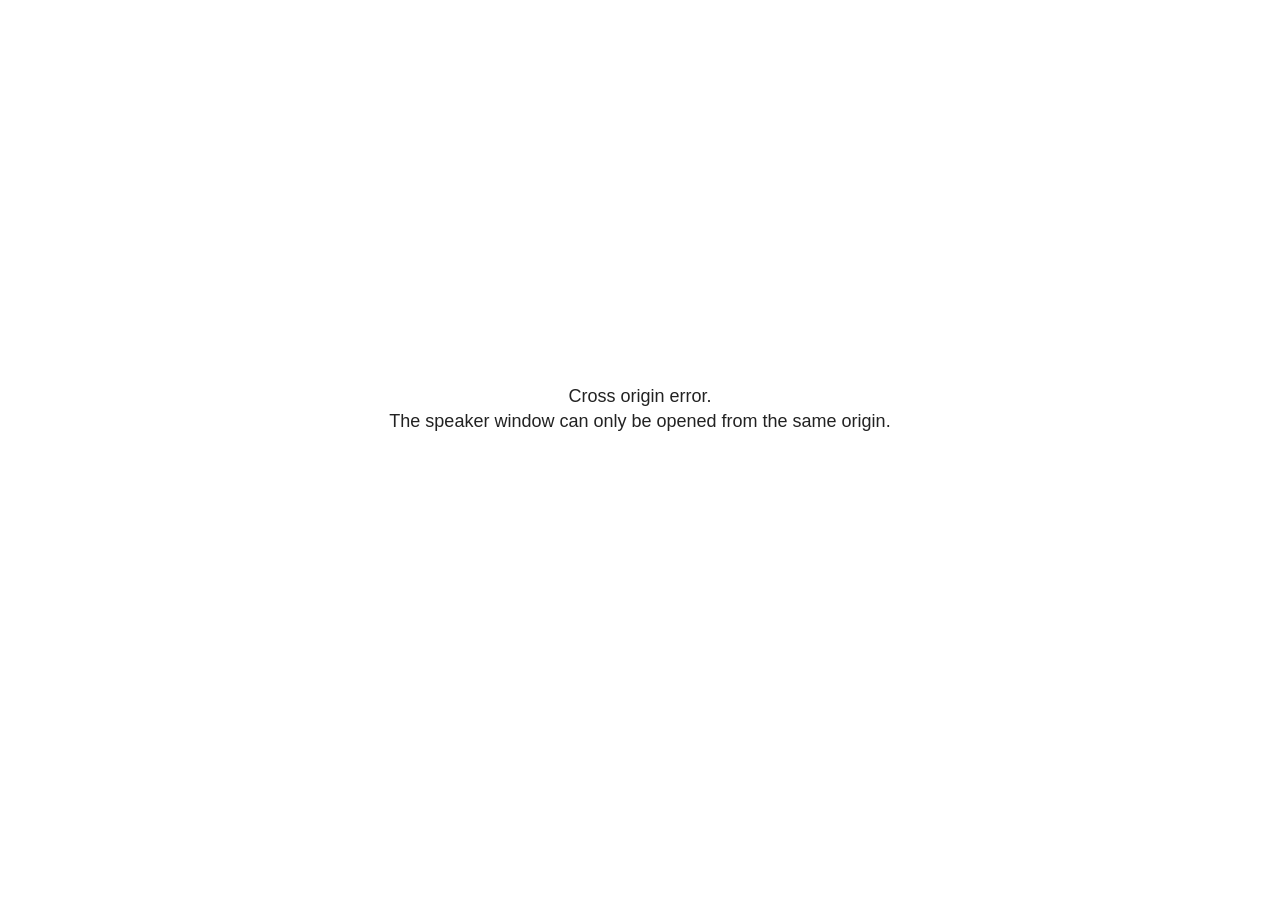
<file: site_libs/revealjs/plugin/notes/speaker-view.html>
<!--
	NOTE: You need to build the notes plugin after making changes to this file.
-->
<html lang="en">
	<head>
		<meta charset="utf-8">

		<title>reveal.js - Speaker View</title>

		<style>
			body {
				font-family: Helvetica;
				font-size: 18px;
			}

			#current-slide,
			#upcoming-slide,
			#speaker-controls {
				padding: 6px;
				box-sizing: border-box;
				-moz-box-sizing: border-box;
			}

			#current-slide iframe,
			#upcoming-slide iframe {
				width: 100%;
				height: 100%;
				border: 1px solid #ddd;
			}

			#current-slide .label,
			#upcoming-slide .label {
				position: absolute;
				top: 10px;
				left: 10px;
				z-index: 2;
			}

			#connection-status {
				position: absolute;
				top: 0;
				left: 0;
				width: 100%;
				height: 100%;
				z-index: 20;
				padding: 30% 20% 20% 20%;
				font-size: 18px;
				color: #222;
				background: #fff;
				text-align: center;
				box-sizing: border-box;
				line-height: 1.4;
			}

			.overlay-element {
				height: 34px;
				line-height: 34px;
				padding: 0 10px;
				text-shadow: none;
				background: rgba( 220, 220, 220, 0.8 );
				color: #222;
				font-size: 14px;
			}

			.overlay-element.interactive:hover {
				background: rgba( 220, 220, 220, 1 );
			}

			#current-slide {
				position: absolute;
				width: 60%;
				height: 100%;
				top: 0;
				left: 0;
				padding-right: 0;
			}

			#upcoming-slide {
				position: absolute;
				width: 40%;
				height: 40%;
				right: 0;
				top: 0;
			}

			/* Speaker controls */
			#speaker-controls {
				position: absolute;
				top: 40%;
				right: 0;
				width: 40%;
				height: 60%;
				overflow: auto;
				font-size: 18px;
			}

				.speaker-controls-time.hidden,
				.speaker-controls-notes.hidden {
					display: none;
				}

				.speaker-controls-time .label,
				.speaker-controls-pace .label,
				.speaker-controls-notes .label {
					text-transform: uppercase;
					font-weight: normal;
					font-size: 0.66em;
					color: #666;
					margin: 0;
				}

				.speaker-controls-time, .speaker-controls-pace {
					border-bottom: 1px solid rgba( 200, 200, 200, 0.5 );
					margin-bottom: 10px;
					padding: 10px 16px;
					padding-bottom: 20px;
					cursor: pointer;
				}

				.speaker-controls-time .reset-button {
					opacity: 0;
					float: right;
					color: #666;
					text-decoration: none;
				}
				.speaker-controls-time:hover .reset-button {
					opacity: 1;
				}

				.speaker-controls-time .timer,
				.speaker-controls-time .clock {
					width: 50%;
				}

				.speaker-controls-time .timer,
				.speaker-controls-time .clock,
				.speaker-controls-time .pacing .hours-value,
				.speaker-controls-time .pacing .minutes-value,
				.speaker-controls-time .pacing .seconds-value {
					font-size: 1.9em;
				}

				.speaker-controls-time .timer {
					float: left;
				}

				.speaker-controls-time .clock {
					float: right;
					text-align: right;
				}

				.speaker-controls-time span.mute {
					opacity: 0.3;
				}

				.speaker-controls-time .pacing-title {
					margin-top: 5px;
				}

				.speaker-controls-time .pacing.ahead {
					color: blue;
				}

				.speaker-controls-time .pacing.on-track {
					color: green;
				}

				.speaker-controls-time .pacing.behind {
					color: red;
				}

				.speaker-controls-notes {
					padding: 10px 16px;
				}

				.speaker-controls-notes .value {
					margin-top: 5px;
					line-height: 1.4;
					font-size: 1.2em;
				}

			/* Layout selector */
			#speaker-layout {
				position: absolute;
				top: 10px;
				right: 10px;
				color: #222;
				z-index: 10;
			}
				#speaker-layout select {
					position: absolute;
					width: 100%;
					height: 100%;
					top: 0;
					left: 0;
					border: 0;
					box-shadow: 0;
					cursor: pointer;
					opacity: 0;

					font-size: 1em;
					background-color: transparent;

					-moz-appearance: none;
					-webkit-appearance: none;
					-webkit-tap-highlight-color: rgba(0, 0, 0, 0);
				}

				#speaker-layout select:focus {
					outline: none;
					box-shadow: none;
				}

			.clear {
				clear: both;
			}

			/* Speaker layout: Wide */
			body[data-speaker-layout="wide"] #current-slide,
			body[data-speaker-layout="wide"] #upcoming-slide {
				width: 50%;
				height: 45%;
				padding: 6px;
			}

			body[data-speaker-layout="wide"] #current-slide {
				top: 0;
				left: 0;
			}

			body[data-speaker-layout="wide"] #upcoming-slide {
				top: 0;
				left: 50%;
			}

			body[data-speaker-layout="wide"] #speaker-controls {
				top: 45%;
				left: 0;
				width: 100%;
				height: 50%;
				font-size: 1.25em;
			}

			/* Speaker layout: Tall */
			body[data-speaker-layout="tall"] #current-slide,
			body[data-speaker-layout="tall"] #upcoming-slide {
				width: 45%;
				height: 50%;
				padding: 6px;
			}

			body[data-speaker-layout="tall"] #current-slide {
				top: 0;
				left: 0;
			}

			body[data-speaker-layout="tall"] #upcoming-slide {
				top: 50%;
				left: 0;
			}

			body[data-speaker-layout="tall"] #speaker-controls {
				padding-top: 40px;
				top: 0;
				left: 45%;
				width: 55%;
				height: 100%;
				font-size: 1.25em;
			}

			/* Speaker layout: Notes only */
			body[data-speaker-layout="notes-only"] #current-slide,
			body[data-speaker-layout="notes-only"] #upcoming-slide {
				display: none;
			}

			body[data-speaker-layout="notes-only"] #speaker-controls {
				padding-top: 40px;
				top: 0;
				left: 0;
				width: 100%;
				height: 100%;
				font-size: 1.25em;
			}

			@media screen and (max-width: 1080px) {
				body[data-speaker-layout="default"] #speaker-controls {
					font-size: 16px;
				}
			}

			@media screen and (max-width: 900px) {
				body[data-speaker-layout="default"] #speaker-controls {
					font-size: 14px;
				}
			}

			@media screen and (max-width: 800px) {
				body[data-speaker-layout="default"] #speaker-controls {
					font-size: 12px;
				}
			}

		</style>
	</head>

	<body>

		<div id="connection-status">Loading speaker view...</div>

		<div id="current-slide"></div>
		<div id="upcoming-slide"><span class="overlay-element label">Upcoming</span></div>
		<div id="speaker-controls">
			<div class="speaker-controls-time">
				<h4 class="label">Time <span class="reset-button">Click to Reset</span></h4>
				<div class="clock">
					<span class="clock-value">0:00 AM</span>
				</div>
				<div class="timer">
					<span class="hours-value">00</span><span class="minutes-value">:00</span><span class="seconds-value">:00</span>
				</div>
				<div class="clear"></div>

				<h4 class="label pacing-title" style="display: none">Pacing – Time to finish current slide</h4>
				<div class="pacing" style="display: none">
					<span class="hours-value">00</span><span class="minutes-value">:00</span><span class="seconds-value">:00</span>
				</div>
			</div>

			<div class="speaker-controls-notes hidden">
				<h4 class="label">Notes</h4>
				<div class="value"></div>
			</div>
		</div>
		<div id="speaker-layout" class="overlay-element interactive">
			<span class="speaker-layout-label"></span>
			<select class="speaker-layout-dropdown"></select>
		</div>

		<script>

			(function() {

				var notes,
					notesValue,
					currentState,
					currentSlide,
					upcomingSlide,
					layoutLabel,
					layoutDropdown,
					pendingCalls = {},
					lastRevealApiCallId = 0,
					connected = false

				var connectionStatus = document.querySelector( '#connection-status' );

				var SPEAKER_LAYOUTS = {
					'default': 'Default',
					'wide': 'Wide',
					'tall': 'Tall',
					'notes-only': 'Notes only'
				};

				setupLayout();

				let openerOrigin;

				try {
					openerOrigin = window.opener.location.origin;
				}
				catch ( error ) { console.warn( error ) }

				// In order to prevent XSS, the speaker view will only run if its
				// opener has the same origin as itself
				if( window.location.origin !== openerOrigin ) {
					connectionStatus.innerHTML = 'Cross origin error.<br>The speaker window can only be opened from the same origin.';
					return;
				}

				var connectionTimeout = setTimeout( function() {
					connectionStatus.innerHTML = 'Error connecting to main window.<br>Please try closing and reopening the speaker view.';
				}, 5000 );

				window.addEventListener( 'message', function( event ) {

					// Validate the origin of all messages to avoid parsing messages
					// that aren't meant for us. Ignore when running off file:// so
					// that the speaker view continues to work without a web server.
					if( window.location.origin !== event.origin && window.location.origin !== 'file://' ) {
						return
					}

					clearTimeout( connectionTimeout );
					connectionStatus.style.display = 'none';

					var data = JSON.parse( event.data );

					// The overview mode is only useful to the reveal.js instance
					// where navigation occurs so we don't sync it
					if( data.state ) delete data.state.overview;

					// Messages sent by the notes plugin inside of the main window
					if( data && data.namespace === 'reveal-notes' ) {
						if( data.type === 'connect' ) {
							handleConnectMessage( data );
						}
						else if( data.type === 'state' ) {
							handleStateMessage( data );
						}
						else if( data.type === 'return' ) {
							pendingCalls[data.callId](data.result);
							delete pendingCalls[data.callId];
						}
					}
					// Messages sent by the reveal.js inside of the current slide preview
					else if( data && data.namespace === 'reveal' ) {
						if( /ready/.test( data.eventName ) ) {
							// Send a message back to notify that the handshake is complete
							window.opener.postMessage( JSON.stringify({ namespace: 'reveal-notes', type: 'connected'} ), '*' );
						}
						else if( /slidechanged|fragmentshown|fragmenthidden|paused|resumed/.test( data.eventName ) && currentState !== JSON.stringify( data.state ) ) {

							dispatchStateToMainWindow( data.state );

						}
					}

				} );

				/**
				 * Updates the presentation in the main window to match the state
				 * of the presentation in the notes window.
				 */
				const dispatchStateToMainWindow = debounce(( state ) => {
					window.opener.postMessage( JSON.stringify({ method: 'setState', args: [ state ]} ), '*' );
				}, 500);

				/**
				 * Asynchronously calls the Reveal.js API of the main frame.
				 */
				function callRevealApi( methodName, methodArguments, callback ) {

					var callId = ++lastRevealApiCallId;
					pendingCalls[callId] = callback;
					window.opener.postMessage( JSON.stringify( {
						namespace: 'reveal-notes',
						type: 'call',
						callId: callId,
						methodName: methodName,
						arguments: methodArguments
					} ), '*' );

				}

				/**
				 * Called when the main window is trying to establish a
				 * connection.
				 */
				function handleConnectMessage( data ) {

					if( connected === false ) {
						connected = true;

						setupIframes( data );
						setupKeyboard();
						setupNotes();
						setupTimer();
						setupHeartbeat();
					}

				}

				/**
				 * Called when the main window sends an updated state.
				 */
				function handleStateMessage( data ) {

					// Store the most recently set state to avoid circular loops
					// applying the same state
					currentState = JSON.stringify( data.state );

					// No need for updating the notes in case of fragment changes
					if ( data.notes ) {
						notes.classList.remove( 'hidden' );
						notesValue.style.whiteSpace = data.whitespace;
						if( data.markdown ) {
							notesValue.innerHTML = marked( data.notes );
						}
						else {
							notesValue.innerHTML = data.notes;
						}
					}
					else {
						notes.classList.add( 'hidden' );
					}

					// Update the note slides
					currentSlide.contentWindow.postMessage( JSON.stringify({ method: 'setState', args: [ data.state ] }), '*' );
					upcomingSlide.contentWindow.postMessage( JSON.stringify({ method: 'setState', args: [ data.state ] }), '*' );
					upcomingSlide.contentWindow.postMessage( JSON.stringify({ method: 'next' }), '*' );

				}

				// Limit to max one state update per X ms
				handleStateMessage = debounce( handleStateMessage, 200 );

				/**
				 * Forward keyboard events to the current slide window.
				 * This enables keyboard events to work even if focus
				 * isn't set on the current slide iframe.
				 *
				 * Block F5 default handling, it reloads and disconnects
				 * the speaker notes window.
				 */
				function setupKeyboard() {

					document.addEventListener( 'keydown', function( event ) {
						if( event.keyCode === 116 || ( event.metaKey && event.keyCode === 82 ) ) {
							event.preventDefault();
							return false;
						}
						currentSlide.contentWindow.postMessage( JSON.stringify({ method: 'triggerKey', args: [ event.keyCode ] }), '*' );
					} );

				}

				/**
				 * Creates the preview iframes.
				 */
				function setupIframes( data ) {

					var params = [
						'receiver',
						'progress=false',
						'history=false',
						'transition=none',
						'autoSlide=0',
						'backgroundTransition=none'
					].join( '&' );

					var urlSeparator = /\?/.test(data.url) ? '&' : '?';
					var hash = '#/' + data.state.indexh + '/' + data.state.indexv;
					var currentURL = data.url + urlSeparator + params + '&scrollActivationWidth=false&postMessageEvents=true' + hash;
					var upcomingURL = data.url + urlSeparator + params + '&scrollActivationWidth=false&controls=false' + hash;

					currentSlide = document.createElement( 'iframe' );
					currentSlide.setAttribute( 'width', 1280 );
					currentSlide.setAttribute( 'height', 1024 );
					currentSlide.setAttribute( 'src', currentURL );
					document.querySelector( '#current-slide' ).appendChild( currentSlide );

					upcomingSlide = document.createElement( 'iframe' );
					upcomingSlide.setAttribute( 'width', 640 );
					upcomingSlide.setAttribute( 'height', 512 );
					upcomingSlide.setAttribute( 'src', upcomingURL );
					document.querySelector( '#upcoming-slide' ).appendChild( upcomingSlide );

				}

				/**
				 * Setup the notes UI.
				 */
				function setupNotes() {

					notes = document.querySelector( '.speaker-controls-notes' );
					notesValue = document.querySelector( '.speaker-controls-notes .value' );

				}

				/**
				 * We send out a heartbeat at all times to ensure we can
				 * reconnect with the main presentation window after reloads.
				 */
				function setupHeartbeat() {

					setInterval( () => {
						window.opener.postMessage( JSON.stringify({ namespace: 'reveal-notes', type: 'heartbeat'} ), '*' );
					}, 1000 );

				}

				function getTimings( callback ) {

					callRevealApi( 'getSlidesAttributes', [], function ( slideAttributes ) {
						callRevealApi( 'getConfig', [], function ( config ) {
							var totalTime = config.totalTime;
							var minTimePerSlide = config.minimumTimePerSlide || 0;
							var defaultTiming = config.defaultTiming;
							if ((defaultTiming == null) && (totalTime == null)) {
								callback(null);
								return;
							}
							// Setting totalTime overrides defaultTiming
							if (totalTime) {
								defaultTiming = 0;
							}
							var timings = [];
							for ( var i in slideAttributes ) {
								var slide = slideAttributes[ i ];
								var timing = defaultTiming;
								if( slide.hasOwnProperty( 'data-timing' )) {
									var t = slide[ 'data-timing' ];
									timing = parseInt(t);
									if( isNaN(timing) ) {
										console.warn("Could not parse timing '" + t + "' of slide " + i + "; using default of " + defaultTiming);
										timing = defaultTiming;
									}
								}
								timings.push(timing);
							}
							if ( totalTime ) {
								// After we've allocated time to individual slides, we summarize it and
								// subtract it from the total time
								var remainingTime = totalTime - timings.reduce( function(a, b) { return a + b; }, 0 );
								// The remaining time is divided by the number of slides that have 0 seconds
								// allocated at the moment, giving the average time-per-slide on the remaining slides
								var remainingSlides = (timings.filter( function(x) { return x == 0 }) ).length
								var timePerSlide = Math.round( remainingTime / remainingSlides, 0 )
								// And now we replace every zero-value timing with that average
								timings = timings.map( function(x) { return (x==0 ? timePerSlide : x) } );
							}
							var slidesUnderMinimum = timings.filter( function(x) { return (x < minTimePerSlide) } ).length
							if ( slidesUnderMinimum ) {
								message = "The pacing time for " + slidesUnderMinimum + " slide(s) is under the configured minimum of " + minTimePerSlide + " seconds. Check the data-timing attribute on individual slides, or consider increasing the totalTime or minimumTimePerSlide configuration options (or removing some slides).";
								alert(message);
							}
							callback( timings );
						} );
					} );

				}

				/**
				 * Return the number of seconds allocated for presenting
				 * all slides up to and including this one.
				 */
				function getTimeAllocated( timings, callback ) {

					callRevealApi( 'getSlidePastCount', [], function ( currentSlide ) {
						var allocated = 0;
						for (var i in timings.slice(0, currentSlide + 1)) {
							allocated += timings[i];
						}
						callback( allocated );
					} );

				}

				/**
				 * Create the timer and clock and start updating them
				 * at an interval.
				 */
				function setupTimer() {

					var start = new Date(),
					timeEl = document.querySelector( '.speaker-controls-time' ),
					clockEl = timeEl.querySelector( '.clock-value' ),
					hoursEl = timeEl.querySelector( '.hours-value' ),
					minutesEl = timeEl.querySelector( '.minutes-value' ),
					secondsEl = timeEl.querySelector( '.seconds-value' ),
					pacingTitleEl = timeEl.querySelector( '.pacing-title' ),
					pacingEl = timeEl.querySelector( '.pacing' ),
					pacingHoursEl = pacingEl.querySelector( '.hours-value' ),
					pacingMinutesEl = pacingEl.querySelector( '.minutes-value' ),
					pacingSecondsEl = pacingEl.querySelector( '.seconds-value' );

					var timings = null;
					getTimings( function ( _timings ) {

						timings = _timings;
						if (_timings !== null) {
							pacingTitleEl.style.removeProperty('display');
							pacingEl.style.removeProperty('display');
						}

						// Update once directly
						_updateTimer();

						// Then update every second
						setInterval( _updateTimer, 1000 );

					} );


					function _resetTimer() {

						if (timings == null) {
							start = new Date();
							_updateTimer();
						}
						else {
							// Reset timer to beginning of current slide
							getTimeAllocated( timings, function ( slideEndTimingSeconds ) {
								var slideEndTiming = slideEndTimingSeconds * 1000;
								callRevealApi( 'getSlidePastCount', [], function ( currentSlide ) {
									var currentSlideTiming = timings[currentSlide] * 1000;
									var previousSlidesTiming = slideEndTiming - currentSlideTiming;
									var now = new Date();
									start = new Date(now.getTime() - previousSlidesTiming);
									_updateTimer();
								} );
							} );
						}

					}

					timeEl.addEventListener( 'click', function() {
						_resetTimer();
						return false;
					} );

					function _displayTime( hrEl, minEl, secEl, time) {

						var sign = Math.sign(time) == -1 ? "-" : "";
						time = Math.abs(Math.round(time / 1000));
						var seconds = time % 60;
						var minutes = Math.floor( time / 60 ) % 60 ;
						var hours = Math.floor( time / ( 60 * 60 )) ;
						hrEl.innerHTML = sign + zeroPadInteger( hours );
						if (hours == 0) {
							hrEl.classList.add( 'mute' );
						}
						else {
							hrEl.classList.remove( 'mute' );
						}
						minEl.innerHTML = ':' + zeroPadInteger( minutes );
						if (hours == 0 && minutes == 0) {
							minEl.classList.add( 'mute' );
						}
						else {
							minEl.classList.remove( 'mute' );
						}
						secEl.innerHTML = ':' + zeroPadInteger( seconds );
					}

					function _updateTimer() {

						var diff, hours, minutes, seconds,
						now = new Date();

						diff = now.getTime() - start.getTime();

						clockEl.innerHTML = now.toLocaleTimeString( 'en-US', { hour12: true, hour: '2-digit', minute:'2-digit' } );
						_displayTime( hoursEl, minutesEl, secondsEl, diff );
						if (timings !== null) {
							_updatePacing(diff);
						}

					}

					function _updatePacing(diff) {

						getTimeAllocated( timings, function ( slideEndTimingSeconds ) {
							var slideEndTiming = slideEndTimingSeconds * 1000;

							callRevealApi( 'getSlidePastCount', [], function ( currentSlide ) {
								var currentSlideTiming = timings[currentSlide] * 1000;
								var timeLeftCurrentSlide = slideEndTiming - diff;
								if (timeLeftCurrentSlide < 0) {
									pacingEl.className = 'pacing behind';
								}
								else if (timeLeftCurrentSlide < currentSlideTiming) {
									pacingEl.className = 'pacing on-track';
								}
								else {
									pacingEl.className = 'pacing ahead';
								}
								_displayTime( pacingHoursEl, pacingMinutesEl, pacingSecondsEl, timeLeftCurrentSlide );
							} );
						} );
					}

				}

				/**
				 * Sets up the speaker view layout and layout selector.
				 */
				function setupLayout() {

					layoutDropdown = document.querySelector( '.speaker-layout-dropdown' );
					layoutLabel = document.querySelector( '.speaker-layout-label' );

					// Render the list of available layouts
					for( var id in SPEAKER_LAYOUTS ) {
						var option = document.createElement( 'option' );
						option.setAttribute( 'value', id );
						option.textContent = SPEAKER_LAYOUTS[ id ];
						layoutDropdown.appendChild( option );
					}

					// Monitor the dropdown for changes
					layoutDropdown.addEventListener( 'change', function( event ) {

						setLayout( layoutDropdown.value );

					}, false );

					// Restore any currently persisted layout
					setLayout( getLayout() );

				}

				/**
				 * Sets a new speaker view layout. The layout is persisted
				 * in local storage.
				 */
				function setLayout( value ) {

					var title = SPEAKER_LAYOUTS[ value ];

					layoutLabel.innerHTML = 'Layout' + ( title ? ( ': ' + title ) : '' );
					layoutDropdown.value = value;

					document.body.setAttribute( 'data-speaker-layout', value );

					// Persist locally
					if( supportsLocalStorage() ) {
						window.localStorage.setItem( 'reveal-speaker-layout', value );
					}

				}

				/**
				 * Returns the ID of the most recently set speaker layout
				 * or our default layout if none has been set.
				 */
				function getLayout() {

					if( supportsLocalStorage() ) {
						var layout = window.localStorage.getItem( 'reveal-speaker-layout' );
						if( layout ) {
							return layout;
						}
					}

					// Default to the first record in the layouts hash
					for( var id in SPEAKER_LAYOUTS ) {
						return id;
					}

				}

				function supportsLocalStorage() {

					try {
						localStorage.setItem('test', 'test');
						localStorage.removeItem('test');
						return true;
					}
					catch( e ) {
						return false;
					}

				}

				function zeroPadInteger( num ) {

					var str = '00' + parseInt( num );
					return str.substring( str.length - 2 );

				}

				/**
				 * Limits the frequency at which a function can be called.
				 */
				function debounce( fn, ms ) {

					var lastTime = 0,
						timeout;

					return function() {

						var args = arguments;
						var context = this;

						clearTimeout( timeout );

						var timeSinceLastCall = Date.now() - lastTime;
						if( timeSinceLastCall > ms ) {
							fn.apply( context, args );
							lastTime = Date.now();
						}
						else {
							timeout = setTimeout( function() {
								fn.apply( context, args );
								lastTime = Date.now();
							}, ms - timeSinceLastCall );
						}

					}

				}

			})();

		</script>
	</body>
</html>
</file>
<file: site_libs/quarto-html/tippy.css>
.tippy-box[data-animation=fade][data-state=hidden]{opacity:0}[data-tippy-root]{max-width:calc(100vw - 10px)}.tippy-box{position:relative;background-color:#333;color:#fff;border-radius:4px;font-size:14px;line-height:1.4;white-space:normal;outline:0;transition-property:transform,visibility,opacity}.tippy-box[data-placement^=top]>.tippy-arrow{bottom:0}.tippy-box[data-placement^=top]>.tippy-arrow:before{bottom:-7px;left:0;border-width:8px 8px 0;border-top-color:initial;transform-origin:center top}.tippy-box[data-placement^=bottom]>.tippy-arrow{top:0}.tippy-box[data-placement^=bottom]>.tippy-arrow:before{top:-7px;left:0;border-width:0 8px 8px;border-bottom-color:initial;transform-origin:center bottom}.tippy-box[data-placement^=left]>.tippy-arrow{right:0}.tippy-box[data-placement^=left]>.tippy-arrow:before{border-width:8px 0 8px 8px;border-left-color:initial;right:-7px;transform-origin:center left}.tippy-box[data-placement^=right]>.tippy-arrow{left:0}.tippy-box[data-placement^=right]>.tippy-arrow:before{left:-7px;border-width:8px 8px 8px 0;border-right-color:initial;transform-origin:center right}.tippy-box[data-inertia][data-state=visible]{transition-timing-function:cubic-bezier(.54,1.5,.38,1.11)}.tippy-arrow{width:16px;height:16px;color:#333}.tippy-arrow:before{content:"";position:absolute;border-color:transparent;border-style:solid}.tippy-content{position:relative;padding:5px 9px;z-index:1}
</file>
<file: site_libs/quarto-html/quarto-syntax-highlighting-7f8f88aac4f3542376d5c11b86a4c14d.css>
/* quarto syntax highlight colors */
:root {
  --quarto-hl-ot-color: #003B4F;
  --quarto-hl-at-color: #657422;
  --quarto-hl-ss-color: #20794D;
  --quarto-hl-an-color: #5E5E5E;
  --quarto-hl-fu-color: #4758AB;
  --quarto-hl-st-color: #20794D;
  --quarto-hl-cf-color: #003B4F;
  --quarto-hl-op-color: #5E5E5E;
  --quarto-hl-er-color: #AD0000;
  --quarto-hl-bn-color: #AD0000;
  --quarto-hl-al-color: #AD0000;
  --quarto-hl-va-color: #111111;
  --quarto-hl-bu-color: inherit;
  --quarto-hl-ex-color: inherit;
  --quarto-hl-pp-color: #AD0000;
  --quarto-hl-in-color: #5E5E5E;
  --quarto-hl-vs-color: #20794D;
  --quarto-hl-wa-color: #5E5E5E;
  --quarto-hl-do-color: #5E5E5E;
  --quarto-hl-im-color: #00769E;
  --quarto-hl-ch-color: #20794D;
  --quarto-hl-dt-color: #AD0000;
  --quarto-hl-fl-color: #AD0000;
  --quarto-hl-co-color: #5E5E5E;
  --quarto-hl-cv-color: #5E5E5E;
  --quarto-hl-cn-color: #8f5902;
  --quarto-hl-sc-color: #5E5E5E;
  --quarto-hl-dv-color: #AD0000;
  --quarto-hl-kw-color: #003B4F;
}

/* other quarto variables */
:root {
  --quarto-font-monospace: SFMono-Regular, Menlo, Monaco, Consolas, "Liberation Mono", "Courier New", monospace;
}

/* syntax highlight based on Pandoc's rules */
pre > code.sourceCode > span {
  color: #003B4F;
}

code.sourceCode > span {
  color: #003B4F;
}

div.sourceCode,
div.sourceCode pre.sourceCode {
  color: #003B4F;
}

/* Normal */
code span {
  color: #003B4F;
}

/* Alert */
code span.al {
  color: #AD0000;
  font-style: inherit;
}

/* Annotation */
code span.an {
  color: #5E5E5E;
  font-style: inherit;
}

/* Attribute */
code span.at {
  color: #657422;
  font-style: inherit;
}

/* BaseN */
code span.bn {
  color: #AD0000;
  font-style: inherit;
}

/* BuiltIn */
code span.bu {
  font-style: inherit;
}

/* ControlFlow */
code span.cf {
  color: #003B4F;
  font-weight: bold;
  font-style: inherit;
}

/* Char */
code span.ch {
  color: #20794D;
  font-style: inherit;
}

/* Constant */
code span.cn {
  color: #8f5902;
  font-style: inherit;
}

/* Comment */
code span.co {
  color: #5E5E5E;
  font-style: inherit;
}

/* CommentVar */
code span.cv {
  color: #5E5E5E;
  font-style: italic;
}

/* Documentation */
code span.do {
  color: #5E5E5E;
  font-style: italic;
}

/* DataType */
code span.dt {
  color: #AD0000;
  font-style: inherit;
}

/* DecVal */
code span.dv {
  color: #AD0000;
  font-style: inherit;
}

/* Error */
code span.er {
  color: #AD0000;
  font-style: inherit;
}

/* Extension */
code span.ex {
  font-style: inherit;
}

/* Float */
code span.fl {
  color: #AD0000;
  font-style: inherit;
}

/* Function */
code span.fu {
  color: #4758AB;
  font-style: inherit;
}

/* Import */
code span.im {
  color: #00769E;
  font-style: inherit;
}

/* Information */
code span.in {
  color: #5E5E5E;
  font-style: inherit;
}

/* Keyword */
code span.kw {
  color: #003B4F;
  font-weight: bold;
  font-style: inherit;
}

/* Operator */
code span.op {
  color: #5E5E5E;
  font-style: inherit;
}

/* Other */
code span.ot {
  color: #003B4F;
  font-style: inherit;
}

/* Preprocessor */
code span.pp {
  color: #AD0000;
  font-style: inherit;
}

/* SpecialChar */
code span.sc {
  color: #5E5E5E;
  font-style: inherit;
}

/* SpecialString */
code span.ss {
  color: #20794D;
  font-style: inherit;
}

/* String */
code span.st {
  color: #20794D;
  font-style: inherit;
}

/* Variable */
code span.va {
  color: #111111;
  font-style: inherit;
}

/* VerbatimString */
code span.vs {
  color: #20794D;
  font-style: inherit;
}

/* Warning */
code span.wa {
  color: #5E5E5E;
  font-style: italic;
}

.prevent-inlining {
  content: "</";
}

/*# sourceMappingURL=789ad8cd35626ba772517505b42a116e.css.map */
</file>
<file: styles.css>
/* css styles */


.button {
  background-color: #898f89; /* Cor de fundo */
  color: white; /* Cor do texto */
  font-size: 16px; /* Tamanho da fonte */
  font-weight: bold; /* Negrito */
  padding: 12px 24px; /* Espaçamento interno (cima/baixo e esquerda/direita) */
  border: none; /* Remove a borda padrão */
  border-radius: 8px; /* Cantos arredondados */
  cursor: pointer; /* Altera o cursor para o ícone de 'mãozinha' */
  transition: background-color 0.3s ease, transform 0.2s ease; /* Animação suave */
}

/* Efeito ao passar o mouse (hover) */
.button:hover {
  background-color: #414141; /* Fundo um pouco mais escuro */
  transform: translateY(-2px); /* Levanta o botão levemente */
}

/* Efeito ao clicar no botão (active) */
.button:active {
  transform: translateY(0); /* Volta para a posição original */
}
</file>
